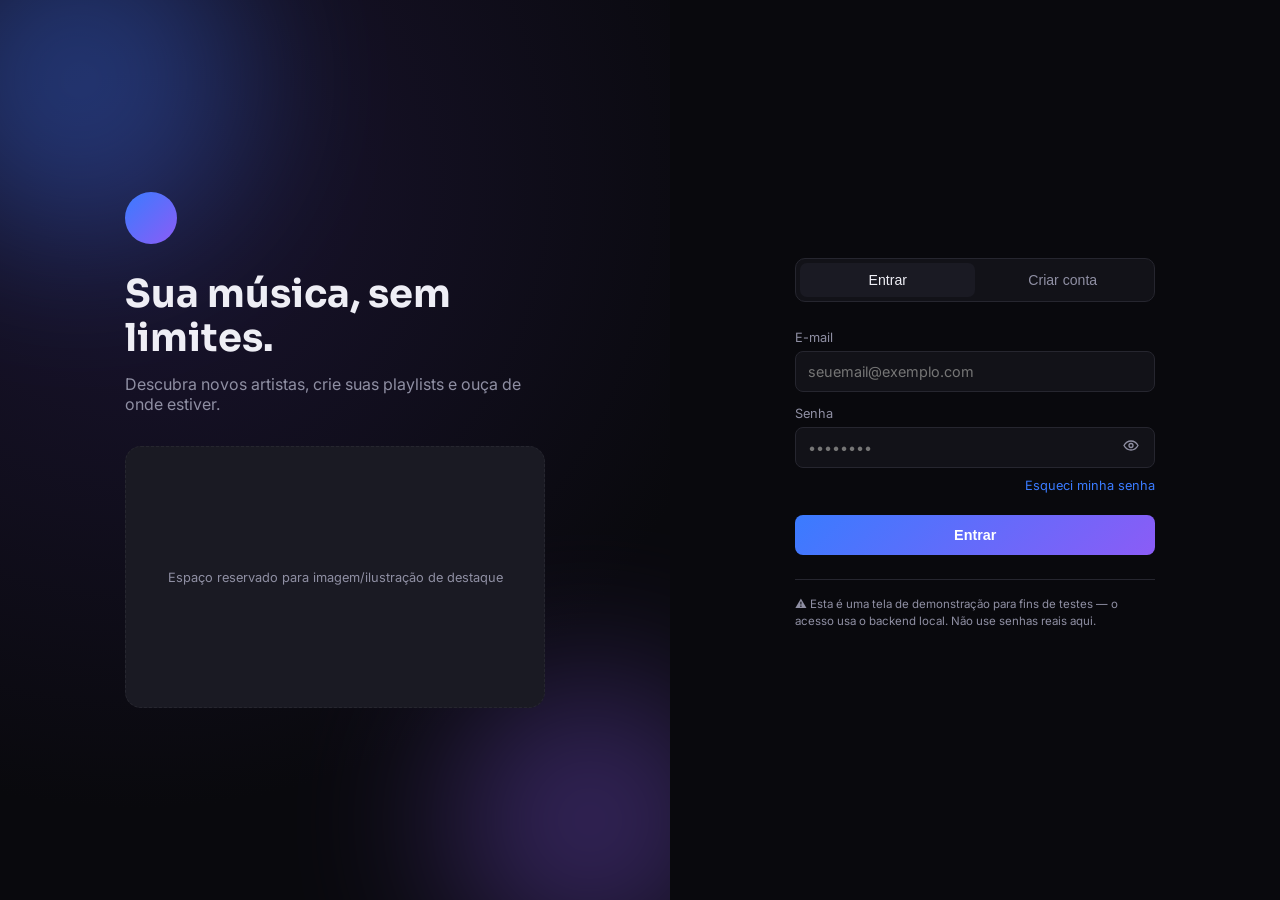
<file: frontend/index.html>
<!DOCTYPE html>
<html lang="pt-br">
<head>
  <meta charset="UTF-8" />
  <meta name="viewport" content="width=device-width, initial-scale=1.0" />
  <link rel="preconnect" href="https://fonts.googleapis.com" />
  <link rel="preconnect" href="https://fonts.gstatic.com" crossorigin />
  <link href="https://fonts.googleapis.com/css2?family=Sora:wght@500;600;700&family=Inter:wght@400;500;600&display=swap" rel="stylesheet" />
  <link rel="stylesheet" href="style.css" />
  <title>App música</title>
</head>
<body>

  <!-- ===== Barra superior ===== -->
  <header class="topo">
    <div class="topo-esquerda">
      <!-- ícone do app: troque por uma <img src="seu-logo.png"> se quiser -->
      <div class="app-icone" title="App música"></div>
      <button class="icone-botao" id="btn-home" aria-label="Início" title="Início">
        <svg width="18" height="18" viewBox="0 0 18 18" fill="none">
          <path d="M2 8.5 9 2l7 6.5" stroke="currentColor" stroke-width="1.6" stroke-linecap="round" stroke-linejoin="round"/>
          <path d="M4 7.5V16h10V7.5" stroke="currentColor" stroke-width="1.6" stroke-linecap="round" stroke-linejoin="round"/>
        </svg>
      </button>
    </div>

    <div class="busca">
      <svg width="15" height="15" viewBox="0 0 16 16" fill="none">
        <circle cx="7" cy="7" r="5.5" stroke="currentColor" stroke-width="1.4"/>
        <line x1="11.2" y1="11.2" x2="15" y2="15" stroke="currentColor" stroke-width="1.4" stroke-linecap="round"/>
      </svg>
      <input type="text" id="campo-busca" placeholder="Pesquisar músicas, artistas ou trecho da letra..." />
      <div class="sugestoes-busca" id="sugestoes-busca" role="listbox"></div>
      <button class="icone-botao icone-generos" id="btn-genero" aria-label="Navegar por gêneros" title="Gêneros">
        <svg width="16" height="16" viewBox="0 0 16 16" fill="none">
          <rect x="1.5" y="2" width="4.5" height="4.5" rx="1" fill="currentColor"/>
          <rect x="10" y="2" width="4.5" height="4.5" rx="1" fill="currentColor" opacity="0.55"/>
          <rect x="1.5" y="9.5" width="4.5" height="4.5" rx="1" fill="currentColor" opacity="0.55"/>
          <rect x="10" y="9.5" width="4.5" height="4.5" rx="1" fill="currentColor"/>
        </svg>
      </button>
    </div>

    <div class="topo-direita">
      <button class="botao-premium" id="btn-premium"><span class="premium-icone" aria-hidden="true">✦</span>Seja Premium</button>

      <div class="popover-wrap">
        <button class="icone-botao" id="btn-notificacoes" aria-label="Notificações" title="Notificações">
          <svg width="17" height="17" viewBox="0 0 18 18" fill="none">
            <path d="M9 2c-2.2 0-4 1.8-4 4v2.5L3.5 11h11L13 8.5V6c0-2.2-1.8-4-4-4Z" stroke="currentColor" stroke-width="1.4" stroke-linejoin="round"/>
            <path d="M7 13.5a2 2 0 0 0 4 0" stroke="currentColor" stroke-width="1.4" stroke-linecap="round"/>
          </svg>
        </button>
        <div class="popover" id="popover-notificacoes">Nenhuma notificação nova</div>
      </div>

      <div class="popover-wrap">
        <button class="icone-botao" id="btn-mensagens" aria-label="Mensagens" title="Mensagens">
          <svg width="17" height="17" viewBox="0 0 18 18" fill="none">
            <rect x="2" y="4" width="14" height="10" rx="1.5" stroke="currentColor" stroke-width="1.4"/>
            <path d="M2.5 4.8 9 9.5l6.5-4.7" stroke="currentColor" stroke-width="1.4" stroke-linecap="round" stroke-linejoin="round"/>
          </svg>
        </button>
        <div class="popover" id="popover-mensagens">Nenhuma mensagem nova</div>
      </div>

      <div class="popover-wrap">
        <!-- foto de perfil: troque o background por <img src="sua-foto.jpg"> -->
        <div class="avatar" id="avatar" title="Perfil"></div>
        <div class="popover popover-menu" id="popover-perfil">
          <button data-ir-para="view-conta">Conta</button>
          <button data-ir-para="view-perfil">Perfil</button>
          <button data-ir-para="view-amizades">Amizades</button>
          <button data-ir-para="view-criador">Central do Criador</button>
          <button data-ir-para="view-configuracoes">Configurações</button>
          <button data-ir-para="view-suporte">Suporte</button>
          <button id="btn-sair" class="botao-sair">Sair</button>
        </div>
      </div>
    </div>
  </header>

  <div class="app">

    <!-- ===== Biblioteca lateral ===== -->
    <aside class="biblioteca" id="biblioteca">
      <button class="biblioteca-toggle" id="btn-expandir" aria-label="Expandir biblioteca" title="Expandir/encolher">
        <svg width="14" height="14" viewBox="0 0 14 14" fill="none" stroke="currentColor" stroke-width="1.6">
          <path d="M2 5.5 7 9l5-3.5" stroke-linecap="round" stroke-linejoin="round"/>
        </svg>
      </button>

      <span class="biblioteca-titulo">Sua Biblioteca</span>

      <div class="biblioteca-bloco">
        <button class="biblioteca-item biblioteca-curtidas" id="btn-curtidas" title="Curtidas">
          <span class="biblioteca-item-capa biblioteca-item-capa-curtidas">
            <svg width="16" height="16" viewBox="0 0 20 20" fill="currentColor"><path d="M10 17s-6.5-4-6.5-8.7A3.8 3.8 0 0 1 10 6a3.8 3.8 0 0 1 6.5 2.3C16.5 13 10 17 10 17Z"/></svg>
          </span>
          <span class="biblioteca-item-nome">Curtidas</span>
        </button>
      </div>

      <!-- Playlists criadas pelo usuário aparecem aqui dinamicamente -->
      <div id="lista-playlists"></div>

      <button class="biblioteca-item biblioteca-nova" id="btn-nova-playlist" title="Nova playlist">
        <svg width="18" height="18" viewBox="0 0 18 18" fill="none" stroke="currentColor" stroke-width="1.6">
          <path d="M9 3v12M3 9h12" stroke-linecap="round"/>
        </svg>
        <span class="biblioteca-item-nome">Criar playlist</span>
      </button>
    </aside>

    <!-- ===== Conteúdo principal (várias "páginas" — só uma visível por vez) ===== -->
    <main class="conteudo">

      <!-- Página: Início / Descubra mais -->
      <section class="view ativa" id="view-inicio">
        <div class="view-cabecalho">
          <div>
            <span class="eyebrow">Seu espaço musical</span>
            <h1>Descubra mais</h1>
            <p class="subtitulo">recomendações a partir do que você mais ouve</p>
          </div>
          <div class="controle-layout" role="group" aria-label="Layout da biblioteca">
            <button class="botao-layout ativo" data-layout="lista" aria-label="Visualização em lista" title="Lista">☰</button>
            <button class="botao-layout" data-layout="grade" aria-label="Visualização em grade" title="Grade">▦</button>
            <button class="botao-layout" data-layout="compacto" aria-label="Visualização compacta" title="Compacta">≡</button>
          </div>
        </div>

        <div class="cards-recomendacao" id="cards-descubra"></div>

      </section>

      <!-- Página: Busca -->
      <section class="view" id="view-busca">
        <h1>Resultados da busca</h1>
        <ol class="tracklist" id="busca-resultado-lista"></ol>
      </section>

      <section class="view" id="view-biblioteca">
        <div class="view-cabecalho">
          <div>
            <span class="eyebrow">Sua coleção</span>
            <h1 id="biblioteca-titulo-view">Curtidas</h1>
            <p class="subtitulo" id="biblioteca-subtitulo-view">As músicas que você guardou para ouvir depois.</p>
          </div>
          <div class="view-acoes" id="biblioteca-acoes"></div>
        </div>
        <ol class="tracklist" id="biblioteca-lista"></ol>
      </section>

      <!-- Página: Gêneros -->
      <section class="view" id="view-genero">
        <h1>Gêneros</h1>
        <div class="tags-genero">
          <button class="tag-genero" data-genero="Pop">Pop</button>
          <button class="tag-genero" data-genero="R&B">R&amp;B</button>
          <button class="tag-genero" data-genero="Rock">Rock</button>
          <button class="tag-genero" data-genero="Eletrônica">Eletrônica</button>
          <button class="tag-genero" data-genero="Hip Hop">Hip Hop</button>
        </div>
        <h2 class="titulo-secao" id="genero-titulo-resultado">Selecione um gênero acima</h2>
        <ol class="tracklist" id="genero-resultado-lista"></ol>
      </section>

      <!-- Página: Conta -->
      <section class="view" id="view-conta">
        <h1>Conta</h1>
        <p class="subtitulo">Gerencie os dados de acesso da sua conta.</p>
        <div class="cartao-formulario">
          <label class="campo-label">E-mail</label>
          <input type="email" class="campo-texto" placeholder="seuemail@exemplo.com" />
          <label class="campo-label">Nova senha</label>
          <input type="password" class="campo-texto" placeholder="••••••••" />
          <button class="botao-primario">Salvar alterações</button>
        </div>
      </section>

      <!-- Página: Perfil -->
      <section class="view" id="view-perfil">
        <h1>Perfil</h1>
        <p class="subtitulo">Como você aparece para outros usuários.</p>
        <div class="cartao-formulario">
          <div class="perfil-foto-linha">
            <div class="imagem-placeholder imagem-placeholder-redonda" id="preview-foto-perfil"></div>
            <div>
              <strong>Foto de perfil</strong>
              <p class="texto-ajuda">JPG ou PNG. Escolha uma imagem quadrada.</p>
              <label class="botao-secundario botao-arquivo" for="input-foto-perfil">Escolher foto</label>
              <input type="file" id="input-foto-perfil" accept="image/*" hidden />
            </div>
          </div>
          <label class="campo-label" for="perfil-nome">Nome de exibição</label>
          <input type="text" id="perfil-nome" class="campo-texto" placeholder="Seu nome" />
          <label class="campo-label" for="perfil-username">Nome de usuário</label>
          <input type="text" id="perfil-username" class="campo-texto" readonly />
          <label class="campo-label" for="perfil-bio">Bio</label>
          <textarea id="perfil-bio" class="campo-texto" rows="3" placeholder="Fale um pouco sobre você"></textarea>
          <div class="formulario-grid">
            <div class="campo-grupo">
              <label class="campo-label" for="perfil-genero">Gênero</label>
              <input type="hidden" id="perfil-genero" />
              <div class="campo-menu-custom" id="menu-genero">
                <button type="button" class="campo-select-botao" aria-haspopup="listbox" aria-expanded="false">Selecione <span>⌄</span></button>
                <div class="campo-select-opcoes" role="listbox">
                  <button type="button" data-valor="Feminino">Feminino</button>
                  <button type="button" data-valor="Masculino">Masculino</button>
                  <button type="button" data-valor="Não-binário">Não-binário</button>
                  <button type="button" data-valor="Prefiro não informar">Prefiro não informar</button>
                </div>
              </div>
            </div>
            <div class="campo-grupo">
              <label class="campo-label" for="perfil-pronomes">Pronomes</label>
              <input type="text" id="perfil-pronomes" class="campo-texto" placeholder="Ex: ela/dela" />
            </div>
            <div class="campo-grupo campo-grupo-largo">
              <label class="campo-label" for="perfil-aniversario">Data de aniversário <span>visível apenas para você</span></label>
              <input type="hidden" id="perfil-aniversario" />
              <div class="campo-menu-custom campo-data-custom" id="menu-aniversario">
                <button type="button" class="campo-select-botao" aria-haspopup="dialog" aria-expanded="false">Selecione sua data <span>⌄</span></button>
                <div class="calendario-custom" role="dialog" aria-label="Selecionar data de aniversário"></div>
              </div>
            </div>
          </div>
          <button class="botao-primario" id="salvar-perfil">Salvar perfil</button>
        </div>
      </section>

      <!-- Página: Configurações -->
      <section class="view" id="view-configuracoes">
        <h1>Configurações</h1>
        <p class="subtitulo">Ajuste a experiência do seu espaço musical.</p>
        <div class="configuracoes-grid">
          <div class="cartao-configuracao">
            <span class="config-icone">◐</span>
            <div><h2>Aparência</h2><p>O tema escuro mantém o foco na música.</p></div>
            <label class="chave-opcao"><span>Tema escuro</span><input type="checkbox" checked id="config-tema" /><i></i></label>
          </div>
          <div class="cartao-configuracao">
            <span class="config-icone">▶</span>
            <div><h2>Reprodução</h2><p>Defina como suas faixas continuam tocando.</p></div>
            <label class="chave-opcao"><span>Reprodução automática</span><input type="checkbox" checked id="config-autoplay" /><i></i></label>
          </div>
          <div class="cartao-configuracao">
            <span class="config-icone">@</span>
            <div><h2>Notificações</h2><p>Receba novidades sobre sua conta.</p></div>
            <label class="chave-opcao"><span>Notificações por e-mail</span><input type="checkbox" id="config-email" /><i></i></label>
          </div>
        </div>
      </section>

      <section class="view" id="view-amizades">
        <span class="eyebrow">Conexões</span>
        <h1>Amizades</h1>
        <p class="subtitulo">Encontre pessoas e compartilhe descobertas musicais.</p>
        <div class="cartao-formulario amizade-busca"><label class="campo-label" for="campo-amigos">Encontrar amigos</label><input id="campo-amigos" class="campo-texto" placeholder="Digite o nome de usuário" /><button class="botao-primario" id="btn-encontrar-amigos">Buscar pessoas</button></div>
        <div class="estado-vazio" id="resultado-amigos">Sua lista de amizades aparecerá aqui.</div>
      </section>

      <!-- Página: Suporte -->
      <section class="view" id="view-suporte">
        <h1>Suporte</h1>
        <div class="cartao-formulario">
          <p class="subtitulo">Precisa de ajuda? Descreva o problema abaixo.</p>
          <textarea class="campo-texto" rows="4" placeholder="Descreva sua dúvida ou problema..."></textarea>
          <button class="botao-primario">Enviar mensagem</button>
        </div>
      </section>

      <!-- Página: Premium -->
      <section class="view" id="view-premium">
        <h1>Seja Premium</h1>
        <p class="subtitulo">Exemplo de página de planos — ajuste preços e benefícios reais depois.</p>
        <div class="planos">
          <div class="plano">
            <h3>Gratuito</h3>
            <p class="plano-preco">R$ 0</p>
            <ul><li>Com anúncios</li><li>Qualidade padrão</li></ul>
          </div>
          <div class="plano plano-destaque">
            <h3>Premium</h3>
            <p class="plano-preco">R$ 0,00 <span>(defina o valor)</span></p>
            <ul><li>Sem anúncios</li><li>Qualidade alta</li><li>Download offline</li></ul>
            <button class="botao-primario">Assinar</button>
          </div>
        </div>
      </section>

      <!-- Página: Central do Criador -->
      <section class="view" id="view-criador">
        <h1>Central do Criador</h1>
        <p class="subtitulo">Envie suas músicas e gerencie seu conteúdo.</p>

        <div class="cartao-formulario cartao-criador">
          <div class="formulario-cabecalho">
            <div>
              <span class="eyebrow">Novo lançamento</span>
              <h2 class="titulo-secao">Enviar música</h2>
              <p class="texto-ajuda">Organize os dados da faixa e publique uma prévia no seu catálogo.</p>
            </div>
          </div>
          <form id="form-upload-musica">
            <div class="formulario-grid">
              <div class="campo-grupo campo-grupo-largo">
                <label class="campo-label" for="upload-titulo">Título</label>
                <input type="text" id="upload-titulo" class="campo-texto" required />
              </div>
              <div class="campo-grupo">
                <label class="campo-label" for="upload-artista">Artista</label>
                <input type="text" id="upload-artista" class="campo-texto" required />
              </div>
              <div class="campo-grupo">
                <label class="campo-label" for="upload-genero">Gênero</label>
                <input type="text" id="upload-genero" class="campo-texto" placeholder="Ex: Pop" />
              </div>
              <div class="campo-grupo campo-grupo-largo">
                <label class="campo-label" for="upload-letra">Letra <span>(opcional)</span></label>
                <textarea id="upload-letra" class="campo-texto" rows="5" placeholder="Cole a letra da música"></textarea>
              </div>
              <div class="campo-grupo">
                <label class="campo-label" for="upload-capa">Capa da música</label>
                <input type="file" id="upload-capa" accept="image/*" class="campo-arquivo" />
              </div>
              <div class="campo-grupo">
                <label class="campo-label" for="upload-arquivo">Arquivo de áudio</label>
                <input type="file" id="upload-arquivo" accept="audio/*" class="campo-arquivo" required />
              </div>
            </div>
            <div class="formulario-rodape">
              <span class="texto-ajuda">Formatos aceitos: áudio e imagem do dispositivo.</span>
              <button type="submit" class="botao-primario">Publicar música</button>
            </div>
          </form>
        </div>

        <div class="cartao-formulario">
          <h2 class="titulo-secao">Criar álbum</h2>
          <label class="campo-label" for="album-nome">Nome do álbum</label>
          <input type="text" id="album-nome" class="campo-texto" placeholder="Nome do álbum" />
          <label class="campo-label" for="album-capa">Capa do álbum</label>
          <label class="imagem-placeholder imagem-placeholder-quadrada seletor-capa" id="preview-capa-album" for="album-capa">
            <span class="seletor-capa-mais">+</span>
          </label>
          <input type="file" id="album-capa" accept="image/*" class="campo-arquivo campo-arquivo-oculto" />
          <button class="botao-secundario" id="criar-album">Criar álbum</button>
        </div>

        <div class="cartao-formulario">
          <h2 class="titulo-secao">Estatísticas</h2>
          <p class="estado-vazio">Em breve: ouvintes, reproduções e ganhos aparecerão aqui quando o backend estiver conectado.</p>
        </div>
      </section>

    </main>
  </div>

  <!-- ===== Player fixo ===== -->
  <footer class="tocador">
    <div class="tocador-info" id="tocador-info">
      <div class="capa-atual" id="capa-atual">
        <span class="vinil" aria-hidden="true"><span class="vinil-disco"></span></span>
        <span class="capa-atual-imagem"></span>
      </div>
      <div class="tocador-textos">
        <span id="tocando-agora" class="tocador-faixa"></span>
        <span id="tocando-autor" class="tocador-autor"></span>
      </div>
      <button class="icone-botao icone-pequeno" id="btn-curtir" aria-label="Curtir">
        <svg width="15" height="15" viewBox="0 0 20 20" fill="none" stroke="currentColor" stroke-width="1.5">
          <path d="M10 17s-6.5-4-6.5-8.7A3.8 3.8 0 0 1 10 6a3.8 3.8 0 0 1 6.5 2.3C16.5 13 10 17 10 17Z"/>
        </svg>
      </button>
    </div>

    <div class="tocador-controles">
      <div class="controles-botoes">
        <button id="btn-anterior" class="botao-icone" aria-label="Anterior">
          <svg width="16" height="16" viewBox="0 0 16 16" fill="currentColor"><path d="M4 3v10h1.5V3H4zm2.5 5 8-5v10l-8-5z"/></svg>
        </button>
        <button id="btn-play" class="botao-icone botao-play" aria-label="Tocar/Pausar">
          <svg id="icone-play" width="15" height="15" viewBox="0 0 16 16" fill="currentColor"><path d="M4 2.5v11l10-5.5z"/></svg>
          <svg id="icone-pause" width="15" height="15" viewBox="0 0 16 16" fill="currentColor" style="display:none"><path d="M4 2h3v12H4zM9 2h3v12H9z"/></svg>
        </button>
        <button id="btn-proximo" class="botao-icone" aria-label="Próxima">
          <svg width="16" height="16" viewBox="0 0 16 16" fill="currentColor"><path d="M12 3v10h-1.5V3H12zM9.5 8l-8 5V3l8 5z"/></svg>
        </button>
      </div>

      <div class="barra-progresso-wrap">
        <span id="tempo-atual" class="tempo">0:00</span>
        <input type="range" id="progresso" class="barra-progresso" value="0" min="0" max="100" step="0.1" />
        <span id="tempo-total" class="tempo">0:00</span>
      </div>
    </div>

    <div class="tocador-extra">
      <button class="icone-botao icone-pequeno" id="btn-embaralhar" aria-label="Embaralhar">
        <svg width="15" height="15" viewBox="0 0 16 16" fill="none" stroke="currentColor" stroke-width="1.3">
          <path d="M1 3h2.5L10 12h4.5M1 12h2.5l1.6-2.2M10.5 3H14M12 1.5 14 3l-2 1.5M12 13.5 14 12l-2-1.5" stroke-linecap="round" stroke-linejoin="round"/>
        </svg>
      </button>
      <button class="icone-botao icone-pequeno" id="btn-repetir" aria-label="Repetir">
        <svg width="15" height="15" viewBox="0 0 16 16" fill="none" stroke="currentColor" stroke-width="1.3">
          <path d="M11.5 3H4a2.5 2.5 0 0 0-2.5 2.5V6M4.5 13H12a2.5 2.5 0 0 0 2.5-2.5V10" stroke-linecap="round"/>
          <path d="m9.5 1 2 2-2 2M6.5 15l-2-2 2-2" stroke-linecap="round" stroke-linejoin="round"/>
        </svg>
      </button>
      <div class="popover-wrap">
        <button class="icone-botao icone-pequeno" id="btn-volume" aria-label="Volume">
          <svg width="15" height="15" viewBox="0 0 16 16" fill="none" stroke="currentColor" stroke-width="1.3">
            <path d="M2 6h2.5L8 3v10L4.5 10H2z" fill="currentColor" stroke="none"/>
            <path d="M10.5 5.5a3 3 0 0 1 0 5" stroke-linecap="round"/>
          </svg>
        </button>
        <div class="popover popover-volume" id="popover-volume">
          <input type="range" id="slider-volume" min="0" max="100" value="100" />
        </div>
      </div>
    </div>

    <audio id="player"></audio>
  </footer>

  <!-- ===== Modal genérico (nova playlist, adicionar à playlist, avisos) ===== -->
  <div class="modal-fundo" id="modal-fundo">
    <div class="modal">
      <div class="modal-cabecalho">
        <h3 id="modal-titulo">Título</h3>
        <button id="modal-fechar" aria-label="Fechar">✕</button>
      </div>
      <div class="modal-corpo" id="modal-corpo"></div>
    </div>
  </div>

  <script src="config.js"></script>
  <script src="script.js"></script>
</body>
</html>
</file>
<file: frontend/style.css>
/* ===== Tokens ===== */
:root {
  --bg: #050608;
  --surface: #0c1016;
  --surface-2: #151c26;
  --surface-hover: #23233355;
  --line: #242d3a;
  --text: #eef5ff;
  --text-dim: #94a6bd;

  --azul: #3a7bff;
  --roxo: #8b5cf6;
  --gradiente: linear-gradient(135deg, var(--azul), var(--roxo));

  --font-display: "Sora", sans-serif;
  --font-body: "Inter", sans-serif;

  --altura-topo: 56px;
  --largura-biblioteca: 76px;
  --largura-biblioteca-expandida: 220px;
  --altura-player: 84px;
}

* { box-sizing: border-box; }

body {
  margin: 0;
  background: radial-gradient(circle at 80% -20%, #142944 0, transparent 35%), var(--bg);
  color: var(--text);
  font-family: var(--font-body);
  transition: background 420ms ease, color 420ms ease;
}

body[data-tema="claro"] {
  --bg: #f1f4f8;
  --surface: #f8fafc;
  --surface-2: #e9eef4;
  --line: #d4dce6;
  --text: #172033;
  --text-dim: #68778b;
  background: radial-gradient(circle at 80% -20%, #e4edfa 0, transparent 35%), var(--bg);
}

.topo, .biblioteca, .tocador, .cartao-formulario, .cartao-configuracao, .modal, .popover, .tracklist-item, .campo-texto, .campo-arquivo {
  transition: background-color 420ms ease, color 420ms ease, border-color 420ms ease;
}

button { font-family: inherit; cursor: pointer; }
h1, h2, h3 { font-family: var(--font-display); }

/* ===== Barra superior ===== */
.topo {
  height: var(--altura-topo);
  display: flex;
  align-items: center;
  justify-content: space-between;
  padding: 0 20px;
  background: var(--surface);
  border-bottom: 1px solid var(--line);
  position: sticky;
  top: 0;
  z-index: 30;
}

.topo-esquerda, .topo-direita {
  display: flex;
  align-items: center;
  gap: 10px;
}

.app-icone {
  width: 30px;
  height: 30px;
  border-radius: 50%;
  background: var(--gradiente);
  box-shadow: 0 0 0 1px var(--line);
}

.icone-botao {
  background: none;
  border: none;
  color: var(--text-dim);
  width: 34px;
  height: 34px;
  border-radius: 50%;
  display: flex;
  align-items: center;
  justify-content: center;
  transition: background 0.15s, color 0.15s;
}

.icone-botao:hover { background: var(--surface-2); color: var(--text); }
.icone-botao.ativo { color: var(--azul); }
.icone-pequeno { width: 28px; height: 28px; }

.botao-premium {
  background: var(--gradiente);
  color: #fff;
  border: none;
  border-radius: 16px;
  padding: 7px 14px;
  font-size: 0.8rem;
  font-weight: 600;
}

.botao-premium:hover { opacity: 0.9; }
.premium-icone { display: inline-grid; place-items: center; margin-right: 6px; color: #ffe7a1; font-size: 0.9rem; }

.busca {
  flex: 1;
  max-width: 420px;
  position: relative;
  display: flex;
  align-items: center;
  gap: 8px;
  background: var(--surface-2);
  border: 1px solid var(--line);
  border-radius: 20px;
  padding: 6px 8px 6px 14px;
  color: var(--text-dim);
}

.busca input {
  flex: 1;
  background: none;
  border: none;
  outline: none;
  color: var(--text);
  font-family: var(--font-body);
  font-size: 0.85rem;
}

.busca input::placeholder { color: var(--text-dim); }
.icone-generos { width: 26px; height: 26px; flex-shrink: 0; }

.sugestoes-busca {
  display: none;
  position: absolute;
  top: calc(100% + 9px);
  left: 0;
  right: 0;
  padding: 6px;
  background: var(--surface);
  border: 1px solid var(--line);
  border-radius: 12px;
  box-shadow: 0 18px 36px rgba(0, 0, 0, 0.35);
  z-index: 60;
}
.sugestoes-busca.aberto { display: block; animation: popover-enter 180ms ease-out both; }
.sugestao-busca-item { width: 100%; display: flex; align-items: center; gap: 10px; padding: 8px; border: 0; border-radius: 8px; background: transparent; color: var(--text); text-align: left; }
.sugestao-busca-item:hover { background: var(--surface-2); }
.sugestao-busca-item strong, .sugestao-busca-item small { display: block; }
.sugestao-busca-item small { margin-top: 2px; color: var(--text-dim); }
.sugestao-capa { width: 30px; height: 30px; display: grid; place-items: center; border-radius: 6px; background: var(--gradiente); color: #fff; font-weight: 700; }
.sugestao-vazia { padding: 10px; color: var(--text-dim); font-size: 0.78rem; }

select.campo-texto, input[type="date"].campo-texto {
  appearance: none;
  -webkit-appearance: none;
  background-image: linear-gradient(45deg, transparent 50%, var(--text-dim) 50%), linear-gradient(135deg, var(--text-dim) 50%, transparent 50%);
  background-position: calc(100% - 16px) 50%, calc(100% - 11px) 50%;
  background-size: 5px 5px, 5px 5px;
  background-repeat: no-repeat;
  color-scheme: dark;
  cursor: pointer;
  transition: border-color 220ms ease, box-shadow 260ms ease, background-color 420ms ease, transform 220ms ease;
}
select.campo-texto:hover, input[type="date"].campo-texto:hover { border-color: var(--azul); transform: translateY(-1px); }
select.campo-texto:focus, input[type="date"].campo-texto:focus { border-color: var(--azul); box-shadow: 0 0 0 3px rgba(58, 123, 255, 0.16); }
input[type="date"].campo-texto { color-scheme: light dark; }
input[type="date"].campo-texto::-webkit-calendar-picker-indicator { opacity: 0; cursor: pointer; }

.campo-menu-custom { position: relative; }
.campo-select-botao { width: 100%; display: flex; align-items: center; justify-content: space-between; min-height: 42px; padding: 10px 12px; border: 1px solid var(--line); border-radius: 8px; background: var(--surface-2); color: var(--text); font: inherit; text-align: left; transition: border-color 220ms ease, box-shadow 260ms ease, background-color 420ms ease, transform 220ms ease; }
.campo-select-botao span { color: var(--text-dim); font-size: 1.1rem; line-height: 0.7; transition: transform 300ms cubic-bezier(0.22, 1, 0.36, 1); }
.campo-menu-custom:hover .campo-select-botao, .campo-menu-custom.aberto .campo-select-botao { border-color: var(--azul); }
.campo-menu-custom.aberto .campo-select-botao { box-shadow: 0 0 0 3px rgba(58, 123, 255, 0.16); transform: translateY(-1px); }
.campo-menu-custom.aberto .campo-select-botao span { transform: rotate(180deg); }
.campo-select-opcoes, .calendario-custom { position: absolute; left: 0; right: 0; top: calc(100% + 8px); z-index: 70; padding: 6px; border: 1px solid var(--line); border-radius: 10px; background: var(--surface); box-shadow: 0 16px 32px rgba(0, 0, 0, 0.28); opacity: 0; visibility: hidden; transform: translateY(-8px) scale(0.98); transform-origin: top; transition: opacity 220ms ease, visibility 220ms ease, transform 360ms cubic-bezier(0.22, 1, 0.36, 1); }
.campo-menu-custom.aberto .campo-select-opcoes, .campo-menu-custom.aberto .calendario-custom { opacity: 1; visibility: visible; transform: translateY(0) scale(1); }
.campo-select-opcoes button { width: 100%; border: 0; border-radius: 7px; padding: 9px 10px; background: transparent; color: var(--text); text-align: left; font: inherit; cursor: pointer; transition: background 180ms ease, color 180ms ease, padding-left 220ms ease; }
.campo-select-opcoes button:hover { padding-left: 14px; background: var(--surface-2); color: var(--azul); }
.calendario-custom { min-width: 270px; max-height: min(330px, calc(100vh - 32px)); overflow-y: auto; padding: 12px; }
.campo-data-custom.abre-para-cima .calendario-custom { top: auto; bottom: calc(100% + 8px); transform-origin: bottom; }
.calendario-cabecalho, .calendario-semana, .calendario-dias { display: grid; grid-template-columns: repeat(7, 1fr); gap: 4px; }
.calendario-cabecalho { grid-template-columns: 30px 1fr 30px; align-items: center; margin-bottom: 10px; text-align: center; }
.calendario-cabecalho strong { font-size: 0.78rem; }
.calendario-cabecalho button { border: 0; background: transparent; color: var(--text-dim); font-size: 1.2rem; cursor: pointer; border-radius: 6px; }
.calendario-cabecalho button:hover { background: var(--surface-2); color: var(--azul); }
.calendario-semana { margin-bottom: 4px; color: var(--text-dim); font-size: 0.68rem; text-align: center; }
.calendario-dias button, .calendario-dias span { min-height: 28px; display: grid; place-items: center; }
.calendario-dias button { border: 0; border-radius: 6px; background: transparent; color: var(--text); cursor: pointer; font: inherit; font-size: 0.76rem; transition: background 180ms ease, color 180ms ease, transform 180ms ease; }
.calendario-dias button:hover { background: var(--azul); color: #fff; transform: scale(1.08); }

.avatar {
  width: 30px;
  height: 30px;
  border-radius: 50%;
  background: linear-gradient(135deg, #ff5f6d, #a3378b);
  background-size: cover;
  background-position: center;
  background-repeat: no-repeat;
  box-shadow: 0 0 0 1px var(--line);
  cursor: pointer;
}

/* ===== Popovers ===== */
.popover-wrap { position: relative; }

.popover {
  display: none;
  position: absolute;
  top: 42px;
  right: 0;
  background: var(--surface-2);
  border: 1px solid var(--line);
  border-radius: 8px;
  padding: 12px 14px;
  font-size: 0.82rem;
  color: var(--text-dim);
  white-space: normal;
  box-shadow: 0 8px 24px rgba(0,0,0,0.45);
  z-index: 40;
}

.popover.aberto { display: block; animation: popover-enter 240ms cubic-bezier(0.22, 1, 0.36, 1) both; }

@keyframes popover-enter {
  from { opacity: 0; transform: translateY(-4px); }
  to { opacity: 1; transform: translateY(0); }
}

.popover-menu { padding: 6px; width: 190px; flex-direction: column; }
.popover-menu.aberto { display: flex; }
.popover-menu button {
  background: none;
  border: none;
  color: var(--text);
  text-align: left;
  padding: 9px 10px;
  border-radius: 6px;
  font-size: 0.85rem;
}
.popover-menu button:hover { background: var(--surface); }
.botao-sair { color: #ff5f6d !important; border-top: 1px solid var(--line); margin-top: 4px; padding-top: 12px !important; }

.popover-volume { padding: 12px 16px; bottom: 42px; top: auto; right: -8px; width: 48px; height: 142px; }
.popover-volume input[type="range"] { display: block; width: 6px; height: 112px; max-width: none; writing-mode: vertical-lr; direction: rtl; accent-color: var(--azul); }

/* ===== Layout: biblioteca + conteúdo ===== */
.app {
  display: flex;
  min-height: calc(100vh - var(--altura-topo));
  padding-bottom: var(--altura-player);
}

/* ===== Biblioteca lateral ===== */
.biblioteca {
  width: var(--largura-biblioteca);
  background: var(--surface);
  border-right: 1px solid var(--line);
  display: flex;
  flex-direction: column;
  gap: 10px;
  padding: 14px 8px;
  flex-shrink: 0;
  position: relative;
  transition: width 0.2s ease;
  overflow-y: auto;
}

.biblioteca.expandida {
  width: var(--largura-biblioteca-expandida);
  padding: 14px 12px;
}

.biblioteca-toggle {
  align-self: flex-end;
  width: 26px;
  height: 26px;
  border-radius: 8px;
  background: var(--surface-2);
  border: 1px solid var(--line);
  color: var(--text-dim);
  display: flex;
  align-items: center;
  justify-content: center;
  transition: transform 0.2s ease, color 0.15s;
  flex-shrink: 0;
}

.biblioteca-toggle:hover { color: var(--text); }
.biblioteca.expandida .biblioteca-toggle { transform: rotate(180deg); }

.biblioteca-titulo {
  display: none;
  font-size: 0.72rem;
  text-transform: uppercase;
  letter-spacing: 0.06em;
  color: var(--text-dim);
  padding: 0 4px;
  white-space: nowrap;
  overflow: hidden;
  text-overflow: ellipsis;
}

.biblioteca.expandida .biblioteca-titulo { display: block; }

.biblioteca-item {
  width: 100%;
  background: none;
  border: none;
  color: var(--text-dim);
  display: flex;
  align-items: center;
  justify-content: center;
  gap: 10px;
  padding: 8px;
  border-radius: 10px;
  transition: background 0.15s, color 0.15s;
}

.biblioteca.expandida .biblioteca-item { justify-content: flex-start; }
.biblioteca-item:hover { background: var(--surface-2); color: var(--text); }

.biblioteca-item-capa {
  width: 36px;
  height: 36px;
  border-radius: 8px;
  background: var(--surface-2);
  border: 1px solid var(--line);
  display: flex;
  align-items: center;
  justify-content: center;
  flex-shrink: 0;
  font-size: 0.8rem;
  font-weight: 600;
  background-size: cover;
  background-position: center;
  background-repeat: no-repeat;
  position: relative;
  overflow: visible;
}
.biblioteca-play-overlay { width: 26px; height: 26px; right: -8px; bottom: -8px; font-size: 0.62rem; }
.biblioteca-item:hover .biblioteca-play-overlay { opacity: 1; transform: translateY(0) scale(1); }

.biblioteca-item-capa-curtidas {
  background: var(--gradiente);
  color: #fff;
  border: none;
}

.biblioteca-item-nome {
  display: none;
  font-size: 0.85rem;
  white-space: nowrap;
  overflow: hidden;
  text-overflow: ellipsis;
}

.biblioteca.expandida .biblioteca-item-nome { display: inline; }

.biblioteca-sublista {
  display: none;
  list-style: none;
  padding: 0 0 0 8px;
  margin: 0;
}

.biblioteca.expandida .biblioteca-sublista.aberta { display: block; }

.biblioteca-nova {
  border: 1px dashed var(--line);
  margin-top: 4px;
}

.biblioteca-nova:hover { color: var(--text); border-color: var(--text-dim); }

/* ===== Conteúdo principal / views ===== */
.conteudo {
  flex: 1;
  padding: 32px 40px;
  min-width: 0;
  overflow: visible;
}

.view { display: none; }
.view.ativa { display: block; animation: view-enter 420ms cubic-bezier(0.22, 1, 0.36, 1) both; }

@keyframes view-enter {
  from { opacity: 0; transform: translateY(6px); }
  to { opacity: 1; transform: translateY(0); }
}

.view-cabecalho {
  display: flex;
  align-items: flex-start;
  justify-content: space-between;
  gap: 20px;
  margin-bottom: 24px;
}

.view-acoes { display: flex; gap: 8px; flex-wrap: wrap; justify-content: flex-end; }
.eyebrow { color: var(--azul); font-size: 0.68rem; font-weight: 700; letter-spacing: 0.1em; text-transform: uppercase; }

.view h1 {
  font-weight: 700;
  font-size: 1.9rem;
  margin: 0 0 6px;
  background: var(--gradiente);
  -webkit-background-clip: text;
  background-clip: text;
  color: transparent;
}

.subtitulo { margin: 0 0 24px; color: var(--text-dim); font-size: 0.92rem; }
.subtitulo-pequeno { margin: 0 0 14px; color: var(--text-dim); font-size: 0.82rem; }

.titulo-secao {
  font-weight: 600;
  font-size: 1.15rem;
  margin: 32px 0 4px;
}

/* ===== Cards de recomendação (placeholders) ===== */
.cards-recomendacao {
  display: grid;
  grid-template-columns: repeat(4, 1fr);
  gap: 14px;
  margin-bottom: 12px;
}

.card-recomendacao {
  aspect-ratio: 1;
  border-radius: 12px;
  display: flex;
  align-items: flex-end;
  position: relative;
  overflow: hidden;
  text-align: left;
  cursor: pointer;
  padding: 12px;
  font-size: 0.78rem;
  color: var(--text-dim);
  border: 1px dashed var(--line);
}

.card-recomendacao { transition: border-color 220ms ease, transform 420ms cubic-bezier(0.22, 1, 0.36, 1), box-shadow 420ms ease; }
.card-recomendacao:hover { border-color: var(--azul); transform: translateY(-3px); box-shadow: 0 16px 30px rgba(0, 0, 0, 0.24); }
.card-capa { position: absolute; inset: 0; background-size: cover; background-position: center; opacity: 0.42; display: grid; place-items: center; color: #fff; font-size: 3rem; font-weight: 700; }
.card-dados { position: relative; z-index: 1; display: flex; flex-direction: column; gap: 3px; padding: 10px; width: 100%; background: linear-gradient(transparent, rgba(0, 0, 0, 0.78)); }
.card-dados strong { color: #fff; font-size: 0.82rem; white-space: nowrap; overflow: hidden; text-overflow: ellipsis; }
.card-dados small { color: #c6d0df; font-size: 0.7rem; white-space: nowrap; overflow: hidden; text-overflow: ellipsis; }

.card-rec-1 { background: linear-gradient(135deg, #3a7bff22, #8b5cf622); }
.card-rec-2 { background: linear-gradient(135deg, #8b5cf622, #ff5f9422); }
.card-rec-3 { background: linear-gradient(135deg, #22d3ee22, #3a7bff22); }
.card-rec-4 { background: linear-gradient(135deg, #8b5cf622, #3a7bff22); }

.play-overlay { position: absolute; right: 8px; bottom: 8px; z-index: 3; width: 30px; height: 30px; display: grid; place-items: center; padding-left: 2px; border: 1px solid rgba(255, 255, 255, 0.3); border-radius: 50%; background: var(--azul); color: #fff; font-size: 0.7rem; box-shadow: 0 8px 18px rgba(0, 0, 0, 0.35); opacity: 0; transform: translateY(8px) scale(0.86); transition: opacity 220ms ease, transform 380ms cubic-bezier(0.22, 1, 0.36, 1), box-shadow 220ms ease; }
.tracklist-item:hover .play-overlay, .card-recomendacao:hover .play-overlay { opacity: 1; transform: translateY(0) scale(1); }
.play-overlay:hover { box-shadow: 0 10px 22px rgba(58, 123, 255, 0.46); }
.card-play-overlay { right: 12px; bottom: 12px; width: 38px; height: 38px; font-size: 0.82rem; }

/* ===== Tracklist ===== */
.tracklist { list-style: none; padding: 0; margin: 0; border-top: 1px solid var(--line); }

.tracklist-item {
  display: flex;
  align-items: center;
  gap: 14px;
  padding: 10px;
  border-bottom: 1px solid var(--line);
  cursor: pointer;
  border-radius: 6px;
  transition: background 0.15s ease;
}

.tracklist-item:hover { background: var(--surface-2); }
.tracklist-item.ativa { background: var(--surface-2); }
.tracklist-item.ativa .faixa-titulo { color: var(--azul); }

.tracklist.layout-grade { display: grid; grid-template-columns: repeat(auto-fill, minmax(170px, 1fr)); gap: 14px; border-top: 0; }
.tracklist.layout-grade .tracklist-item { display: block; padding: 12px; border: 1px solid var(--line); background: var(--surface); }
.tracklist.layout-grade .faixa-capa { width: 100%; height: auto; aspect-ratio: 1; margin-bottom: 12px; }
.tracklist.layout-grade .faixa-curtir, .tracklist.layout-grade .faixa-add { margin-top: 10px; }
.tracklist.layout-compacto .tracklist-item { padding: 6px 10px; gap: 10px; }
.tracklist.layout-compacto .faixa-capa { width: 28px; height: 28px; font-size: 0.7rem; }
.tracklist.layout-compacto .faixa-artista { font-size: 0.7rem; }
.controle-layout { display: flex; gap: 4px; padding: 4px; border: 1px solid var(--line); border-radius: 9px; background: var(--surface); }
.botao-layout { width: 30px; height: 28px; border: 0; border-radius: 6px; background: transparent; color: var(--text-dim); }
.botao-layout.ativo, .botao-layout:hover { background: var(--surface-2); color: var(--text); }

.faixa-capa {
  width: 38px;
  height: 38px;
  border-radius: 6px;
  background: var(--gradiente);
  background-size: cover;
  background-position: center;
  flex-shrink: 0;
  display: flex;
  align-items: center;
  justify-content: center;
  font-size: 0.85rem;
  font-weight: 700;
  color: #fff;
  position: relative;
  overflow: visible;
}

.faixa-info { display: flex; flex-direction: column; gap: 2px; flex: 1; min-width: 0; }
.faixa-titulo { font-weight: 500; font-size: 0.94rem; }
.faixa-artista { color: var(--text-dim); font-size: 0.78rem; }

.faixa-curtir, .faixa-add {
  background: none;
  border: none;
  color: var(--text-dim);
  width: 28px;
  height: 28px;
  border-radius: 50%;
  display: flex;
  align-items: center;
  justify-content: center;
  flex-shrink: 0;
}
.faixa-comentar { background: none; border: none; color: var(--text-dim); width: 28px; height: 28px; border-radius: 50%; display: flex; align-items: center; justify-content: center; flex-shrink: 0; }
.faixa-comentar:hover { background: var(--surface); color: var(--text); }

.faixa-curtir:hover, .faixa-add:hover { background: var(--surface); color: var(--text); }
.faixa-curtir.curtido { color: var(--roxo); }

/* Sublistas dentro da sidebar reaproveitam o mesmo estilo, mas compacto */
.biblioteca-sublista .tracklist-item { padding: 6px 4px; gap: 8px; }
.biblioteca-sublista .faixa-capa { width: 26px; height: 26px; font-size: 0.65rem; }
.biblioteca-sublista .faixa-artista { display: none; }
.biblioteca-sublista .faixa-add { display: none; }

.estado-vazio { color: var(--text-dim); font-size: 0.85rem; padding: 12px 4px; }
.estado-descubra-vazio { grid-column: 1 / -1; padding: 22px 4px; }

/* ===== Tags de gênero ===== */
.tags-genero { display: flex; flex-wrap: wrap; gap: 8px; margin-bottom: 8px; }
.tag-genero {
  background: var(--surface-2);
  border: 1px solid var(--line);
  color: var(--text);
  padding: 8px 16px;
  border-radius: 18px;
  font-size: 0.85rem;
}
.tag-genero:hover { border-color: var(--azul); color: var(--azul); }

/* ===== Formulários / cartões ===== */
.cartao-formulario {
  background: var(--surface);
  border: 1px solid var(--line);
  border-radius: 12px;
  padding: 22px;
  max-width: 760px;
  margin-bottom: 20px;
  display: flex;
  flex-direction: column;
}

.cartao-criador { max-width: 860px; }
.formulario-cabecalho { margin-bottom: 24px; }
.formulario-cabecalho .titulo-secao { margin-top: 7px; }
.texto-ajuda { color: var(--text-dim); font-size: 0.76rem; line-height: 1.5; }
.formulario-grid { display: grid; grid-template-columns: repeat(2, minmax(0, 1fr)); gap: 0 18px; }
.campo-grupo { min-width: 0; }
.campo-grupo-largo { grid-column: 1 / -1; }
.campo-label span { color: var(--text-dim); font-weight: 400; }
.formulario-rodape { display: flex; align-items: center; justify-content: space-between; gap: 16px; margin-top: 18px; padding-top: 18px; border-top: 1px solid var(--line); }
.formulario-rodape .botao-primario { margin-top: 0; min-width: 160px; }

.campo-label { font-size: 0.8rem; color: var(--text-dim); margin: 12px 0 6px; }
.campo-label:first-child { margin-top: 0; }

.campo-texto, .campo-arquivo {
  background: var(--surface-2);
  border: 1px solid var(--line);
  border-radius: 8px;
  padding: 10px 12px;
  color: var(--text);
  font-family: var(--font-body);
  font-size: 0.88rem;
  outline: none;
  width: 100%;
  max-width: 100%;
}

.campo-texto:focus { border-color: var(--azul); }
textarea.campo-texto { resize: none; min-height: 100px; }
.campo-arquivo { color: var(--text-dim); cursor: pointer; }
.campo-arquivo::file-selector-button { margin-right: 10px; border: 1px solid var(--line); border-radius: 6px; padding: 7px 10px; background: var(--surface); color: var(--text); font: inherit; cursor: pointer; }
.campo-arquivo::file-selector-button:hover { border-color: var(--azul); color: var(--azul); }
.campo-arquivo-oculto { display: none; }

.botao-primario {
  background: var(--gradiente);
  color: #fff;
  border: none;
  border-radius: 8px;
  padding: 11px;
  font-weight: 600;
  font-size: 0.88rem;
  margin-top: 16px;
}

.botao-primario:hover { opacity: 0.92; }

.botao-secundario {
  background: none;
  border: 1px solid var(--line);
  color: var(--text);
  border-radius: 8px;
  padding: 10px;
  font-size: 0.85rem;
  margin-top: 14px;
}

.linha-opcao {
  display: flex;
  justify-content: space-between;
  align-items: center;
  padding: 10px 0;
  border-bottom: 1px solid var(--line);
  font-size: 0.88rem;
}
.linha-opcao:last-child { border-bottom: none; }

.configuracoes-grid { display: grid; grid-template-columns: repeat(auto-fit, minmax(260px, 1fr)); gap: 14px; max-width: 900px; }
.cartao-configuracao { display: grid; grid-template-columns: auto 1fr; gap: 12px; align-items: start; padding: 18px; background: var(--surface); border: 1px solid var(--line); border-radius: 12px; }
.config-icone { width: 34px; height: 34px; display: grid; place-items: center; border-radius: 9px; background: var(--surface-2); color: var(--azul); font-weight: 700; }
.cartao-configuracao h2 { margin: 1px 0 4px; font-size: 0.95rem; }
.cartao-configuracao p { margin: 0; color: var(--text-dim); font-size: 0.76rem; line-height: 1.45; }
.chave-opcao { grid-column: 1 / -1; display: flex; justify-content: space-between; align-items: center; margin-top: 8px; padding-top: 12px; border-top: 1px solid var(--line); color: var(--text-dim); font-size: 0.78rem; }
.chave-opcao input { position: absolute; opacity: 0; pointer-events: none; }
.chave-opcao i { width: 38px; height: 22px; padding: 3px; border-radius: 20px; background: var(--line); }
.chave-opcao i::after { content: ""; display: block; width: 16px; height: 16px; border-radius: 50%; background: var(--text-dim); transition: transform 180ms ease, background 180ms ease; }
.chave-opcao input:checked + i { background: var(--azul); }
.chave-opcao input:checked + i::after { transform: translateX(16px); background: #fff; }

/* Placeholders de imagem — troque por <img> real quando tiver os arquivos */
.imagem-placeholder {
  background: var(--surface-2);
  border: 1px dashed var(--line);
  display: flex;
  align-items: center;
  justify-content: center;
  color: var(--text-dim);
  font-size: 0.75rem;
  margin-bottom: 8px;
}

.imagem-placeholder-redonda { width: 88px; height: 88px; border-radius: 50%; }
.imagem-placeholder-quadrada { width: 132px; height: 132px; aspect-ratio: auto; max-width: 132px; border-radius: 8px; }
.imagem-placeholder { background-size: cover; background-position: center; background-repeat: no-repeat; }
.imagem-placeholder.com-imagem::after { display: none; }
.seletor-capa { cursor: pointer; position: relative; overflow: hidden; transition: border-color 220ms ease, box-shadow 280ms ease, transform 360ms cubic-bezier(0.22, 1, 0.36, 1); }
.seletor-capa:hover { border-color: var(--azul); color: var(--azul); }
.seletor-capa:hover { box-shadow: 0 10px 24px rgba(0, 0, 0, 0.22); transform: translateY(-2px); }
.seletor-capa-mais { font-size: 2rem; font-weight: 300; line-height: 1; transition: transform 360ms cubic-bezier(0.22, 1, 0.36, 1), opacity 220ms ease; }
.seletor-capa::after { content: "Escolher capa"; position: absolute; inset: 0; display: grid; place-items: center; padding-top: 58px; opacity: 0; font-size: 0.7rem; color: var(--text); transition: opacity 220ms ease; }
.seletor-capa:hover .seletor-capa-mais { transform: scale(1.12) rotate(90deg); }
.seletor-capa:hover::after { opacity: 1; }
.perfil-foto-linha { display: flex; align-items: center; gap: 16px; margin-bottom: 10px; }
.botao-arquivo { display: inline-block; margin-top: 4px; cursor: pointer; }

.comentarios-lista { display: flex; flex-direction: column; gap: 10px; max-height: 300px; overflow-y: auto; }
.comentario { padding: 11px 12px; border: 1px solid var(--line); border-radius: 9px; background: var(--surface-2); }
.comentario strong { font-size: 0.78rem; }
.comentario p { margin: 5px 0; font-size: 0.82rem; line-height: 1.45; }
.comentario time { color: var(--text-dim); font-size: 0.68rem; }
.comentario-form { border-top: 1px solid var(--line); margin-top: 14px; padding-top: 12px; }

/* ===== Planos premium ===== */
.planos { display: flex; gap: 16px; flex-wrap: wrap; }
.plano {
  background: var(--surface);
  border: 1px solid var(--line);
  border-radius: 12px;
  padding: 22px;
  width: 220px;
}
.plano-destaque { border-color: var(--azul); }
.plano-preco { font-size: 1.4rem; font-weight: 700; margin: 8px 0 16px; }
.plano-preco span { font-size: 0.7rem; color: var(--text-dim); font-weight: 400; }
.plano ul { padding-left: 18px; margin: 0; color: var(--text-dim); font-size: 0.85rem; }
.plano ul li { margin-bottom: 6px; }

/* ===== Player fixo ===== */
.tocador {
  position: fixed;
  bottom: 0;
  left: 0;
  width: 100%;
  height: var(--altura-player);
  background: var(--surface);
  border-top: 1px solid var(--line);
  padding: 0 20px;
  display: grid;
  grid-template-columns: 1fr auto 1fr;
  align-items: center;
  gap: 20px;
  z-index: 20;
}

.tocador-info { display: flex; align-items: center; gap: 10px; min-width: 0; visibility: hidden; pointer-events: none; }
.tocador-info.visivel { visibility: visible; pointer-events: auto; animation: tocador-entrada 1.12s cubic-bezier(0.22, 1, 0.36, 1) both; }

@keyframes tocador-entrada {
  from { opacity: 0; transform: translateX(-22px); }
  14% { opacity: 1; }
  to { opacity: 1; transform: translateX(0); }
}

.capa-atual {
  position: relative;
  width: 42px;
  height: 42px;
  border-radius: 6px;
  flex-shrink: 0;
  overflow: visible;
  isolation: isolate;
}

.capa-atual-imagem { position: absolute; inset: 0; z-index: 2; border-radius: 6px; background: var(--gradiente); background-size: cover; background-position: center; box-shadow: 0 5px 14px rgba(0, 0, 0, 0.32); }
.capa-atual.sem-capa .capa-atual-imagem { background: var(--gradiente); }
.vinil { position: absolute; inset: 0; z-index: 1; transform: translateX(-5px); animation: vinil-deslize 760ms 190ms cubic-bezier(0.22, 1, 0.36, 1) both; }
.vinil-disco { position: absolute; top: 1px; left: 18px; width: 40px; height: 40px; border-radius: 50%; background: repeating-radial-gradient(circle, #08090d 0 2px, #171b22 3px 4px); box-shadow: 0 3px 10px rgba(0, 0, 0, 0.5); animation: vinil-gira 1.7s linear infinite; }
.vinil-disco::after { content: ""; position: absolute; inset: 15px; border-radius: 50%; background: #d7a948; box-shadow: 0 0 0 3px #20252c; }

@keyframes vinil-deslize { from { opacity: 0; transform: translateX(-20px); } 18% { opacity: 1; } to { opacity: 1; transform: translateX(7px); } }
@keyframes vinil-gira { to { transform: rotate(360deg); } }

.tocador-textos { display: flex; flex-direction: column; min-width: 0; }
.tocador-faixa { font-size: 0.86rem; font-weight: 500; white-space: nowrap; overflow: hidden; text-overflow: ellipsis; }
.tocador-autor { font-size: 0.75rem; color: var(--text-dim); white-space: nowrap; overflow: hidden; text-overflow: ellipsis; }

.tocador-controles { display: flex; flex-direction: column; align-items: center; gap: 5px; width: 420px; }
.controles-botoes { display: flex; align-items: center; gap: 16px; }

.botao-icone {
  background: none;
  border: none;
  color: var(--text-dim);
  display: flex;
  align-items: center;
  justify-content: center;
  border-radius: 50%;
  padding: 6px;
  transition: color 0.15s;
}
.botao-icone:hover { color: var(--text); }
.botao-icone.ativo { color: var(--azul); }

.botao-play { background: var(--gradiente); color: #fff; width: 32px; height: 32px; }
.botao-play:hover { opacity: 0.9; color: #fff; }

.barra-progresso-wrap { display: flex; align-items: center; gap: 8px; width: 100%; }
.tempo { font-size: 0.7rem; color: var(--text-dim); font-variant-numeric: tabular-nums; width: 32px; }
.tempo:last-child { text-align: right; }

.barra-progresso, .popover-volume input[type="range"] {
  flex: 1;
  -webkit-appearance: none;
  appearance: none;
  height: 4px;
  border-radius: 2px;
  background: var(--line);
  outline: none;
  cursor: pointer;
}

.barra-progresso::-webkit-slider-thumb, .popover-volume input::-webkit-slider-thumb {
  -webkit-appearance: none;
  appearance: none;
  width: 11px;
  height: 11px;
  border-radius: 50%;
  background: var(--azul);
  cursor: pointer;
}

.barra-progresso::-moz-range-thumb, .popover-volume input::-moz-range-thumb {
  width: 11px;
  height: 11px;
  border: none;
  border-radius: 50%;
  background: var(--azul);
  cursor: pointer;
}

.tocador-extra { display: flex; align-items: center; justify-content: flex-end; gap: 4px; }
.icone-botao[data-modo="uma"] { position: relative; }
.icone-botao[data-modo="uma"]::after {
  content: "1";
  position: absolute;
  font-size: 0.5rem;
  transform: translate(9px, -9px);
}

/* ===== Modal genérico ===== */
.modal-fundo {
  display: none;
  position: fixed;
  inset: 0;
  background: rgba(0,0,0,0.6);
  align-items: center;
  justify-content: center;
  z-index: 100;
}

.modal-fundo.aberto { display: flex; }

.modal {
  background: var(--surface);
  border: 1px solid var(--line);
  border-radius: 12px;
  width: 340px;
  max-width: 90vw;
  padding: 18px;
  max-height: min(680px, calc(100vh - 40px));
  overflow-y: auto;
}

.modal-cabecalho {
  display: flex;
  justify-content: space-between;
  align-items: center;
  margin-bottom: 12px;
}

.modal-cabecalho h3 { margin: 0; font-size: 1rem; }
.modal-cabecalho button { background: none; border: none; color: var(--text-dim); font-size: 1rem; }
.modal-cabecalho button:hover { color: var(--text); }

.lista-opcoes-playlist { display: flex; flex-direction: column; gap: 6px; }
.opcao-playlist {
  background: var(--surface-2);
  border: 1px solid var(--line);
  color: var(--text);
  padding: 10px;
  border-radius: 8px;
  text-align: left;
  font-size: 0.85rem;
}
.opcao-playlist:hover { border-color: var(--azul); }

.playlist-cabecalho { display: flex; align-items: center; gap: 14px; margin-bottom: 18px; }
.playlist-capa { width: 72px; height: 72px; border-radius: 10px; background: var(--gradiente); display: grid; place-items: center; color: #fff; font-size: 1.5rem; font-weight: 700; flex-shrink: 0; }
.playlist-acoes { display: flex; gap: 6px; margin-left: auto; }
.botao-pequeno { background: var(--surface-2); border: 1px solid var(--line); color: var(--text); border-radius: 7px; padding: 8px 10px; font-size: 0.76rem; }
.botao-pequeno:hover { border-color: var(--azul); color: var(--azul); }
.botao-perigo { color: #ff7380; }
.botao-perigo:hover { border-color: #ff7380; color: #ff7380; }

/* ===== Responsivo ===== */
@media (max-width: 760px) {
  .biblioteca { display: none; }
  .busca { max-width: 160px; }
  .conteudo { padding: 20px; }
  .tocador { grid-template-columns: 1fr; height: auto; padding: 10px 14px; }
  .tocador-controles { width: 100%; }
  .tocador-extra { display: none; }
  .cards-recomendacao { grid-template-columns: repeat(2, 1fr); }
  .view-cabecalho, .formulario-rodape { flex-direction: column; align-items: stretch; }
  .view-acoes { justify-content: flex-start; }
  .formulario-grid { grid-template-columns: 1fr; }
  .campo-grupo-largo { grid-column: auto; }
  .formulario-rodape .botao-primario { width: 100%; }
}
</file>
<file: frontend/login.css>
:root {
  --bg: #09090d;
  --surface: #121218;
  --surface-2: #1a1a23;
  --line: #26262f;
  --text: #eeeef5;
  --text-dim: #8f8fa3;
  --azul: #3a7bff;
  --roxo: #8b5cf6;
  --gradiente: linear-gradient(135deg, var(--azul), var(--roxo));
  --vermelho: #ff5f6d;
  --verde: #2fd583;

  --font-display: "Sora", sans-serif;
  --font-body: "Inter", sans-serif;
}

* { box-sizing: border-box; }

body {
  margin: 0;
  background: var(--bg);
  color: var(--text);
  font-family: var(--font-body);
}

.tela-login {
  display: grid;
  grid-template-columns: 1.1fr 1fr;
  min-height: 100vh;
}

/* ===== Lado decorativo ===== */
.lado-arte {
  position: relative;
  background: radial-gradient(circle at 20% 20%, #1a1430, var(--bg) 70%);
  display: flex;
  align-items: center;
  justify-content: center;
  padding: 60px;
  overflow: hidden;
}

.arte-conteudo {
  position: relative;
  z-index: 2;
  max-width: 420px;
}

.app-icone-grande {
  width: 52px;
  height: 52px;
  border-radius: 50%;
  background: var(--gradiente);
  margin-bottom: 28px;
}

.arte-conteudo h1 {
  font-family: var(--font-display);
  font-weight: 700;
  font-size: 2.4rem;
  line-height: 1.15;
  margin: 0 0 14px;
}

.arte-conteudo p {
  color: var(--text-dim);
  font-size: 1rem;
  margin: 0 0 32px;
}

/* Espaço para uma imagem/ilustração — troque por <img src="..."> */
.imagem-hero {
  width: 100%;
  aspect-ratio: 16/10;
  border-radius: 16px;
  background: var(--surface-2);
  border: 1px dashed var(--line);
  display: flex;
  align-items: center;
  justify-content: center;
  color: var(--text-dim);
  font-size: 0.8rem;
}

.imagem-hero::after {
  content: "Espaço reservado para imagem/ilustração de destaque";
  padding: 0 30px;
  text-align: center;
}

/* brilhos decorativos, puramente visuais */
.brilho {
  position: absolute;
  border-radius: 50%;
  filter: blur(80px);
  opacity: 0.35;
  z-index: 1;
}

.brilho-1 {
  width: 320px;
  height: 320px;
  background: var(--azul);
  top: -80px;
  left: -80px;
}

.brilho-2 {
  width: 280px;
  height: 280px;
  background: var(--roxo);
  bottom: -60px;
  right: -60px;
}

/* ===== Lado do formulário ===== */
.lado-formulario {
  display: flex;
  align-items: center;
  justify-content: center;
  padding: 40px;
  background: var(--bg);
}

.cartao-login {
  width: 100%;
  max-width: 360px;
}

.abas {
  display: flex;
  background: var(--surface);
  border: 1px solid var(--line);
  border-radius: 10px;
  padding: 4px;
  margin-bottom: 28px;
}

.aba {
  flex: 1;
  background: none;
  border: none;
  color: var(--text-dim);
  padding: 9px;
  border-radius: 7px;
  font-size: 0.88rem;
  font-weight: 500;
  cursor: pointer;
}

.aba.ativa {
  background: var(--surface-2);
  color: var(--text);
}

.formulario-login {
  display: flex;
  flex-direction: column;
}

.campo-label {
  font-size: 0.8rem;
  color: var(--text-dim);
  margin: 14px 0 6px;
}

.campo-label:first-of-type { margin-top: 0; }

.campo-texto {
  background: var(--surface);
  border: 1px solid var(--line);
  border-radius: 8px;
  padding: 11px 12px;
  color: var(--text);
  font-family: var(--font-body);
  font-size: 0.9rem;
  outline: none;
  width: 100%;
}

.campo-texto:focus { border-color: var(--azul); }
.campo-texto.invalido { border-color: var(--vermelho); }

.campo-senha-wrap { position: relative; }
.campo-senha-wrap .campo-texto { padding-right: 40px; }

.botao-olho {
  position: absolute;
  right: 10px;
  top: 50%;
  transform: translateY(-50%);
  background: none;
  border: none;
  color: var(--text-dim);
  cursor: pointer;
}

.botao-olho:hover { color: var(--text); }

.erro-campo {
  display: none;
  color: var(--vermelho);
  font-size: 0.75rem;
  margin-top: 5px;
}

.erro-campo.visivel { display: block; }

.link-esqueci {
  align-self: flex-end;
  margin-top: 10px;
  color: var(--azul);
  font-size: 0.8rem;
  text-decoration: none;
}

.link-esqueci:hover { text-decoration: underline; }

.medidor-forca {
  height: 4px;
  border-radius: 2px;
  background: var(--line);
  margin-top: 8px;
  overflow: hidden;
}

.medidor-forca span {
  display: block;
  height: 100%;
  width: 0%;
  background: var(--vermelho);
  transition: width 0.2s, background 0.2s;
}

.linha-termos {
  display: flex;
  align-items: flex-start;
  gap: 8px;
  margin-top: 16px;
  font-size: 0.8rem;
  color: var(--text-dim);
}

.botao-primario {
  background: var(--gradiente);
  color: #fff;
  border: none;
  border-radius: 8px;
  padding: 12px;
  font-weight: 600;
  font-size: 0.9rem;
  margin-top: 22px;
  cursor: pointer;
}

.botao-primario:hover { opacity: 0.92; }

.nota-seguranca {
  margin-top: 24px;
  font-size: 0.72rem;
  color: var(--text-dim);
  line-height: 1.5;
  border-top: 1px solid var(--line);
  padding-top: 16px;
}

@media (max-width: 860px) {
  .tela-login { grid-template-columns: 1fr; }
  .lado-arte { display: none; }
}
</file>
